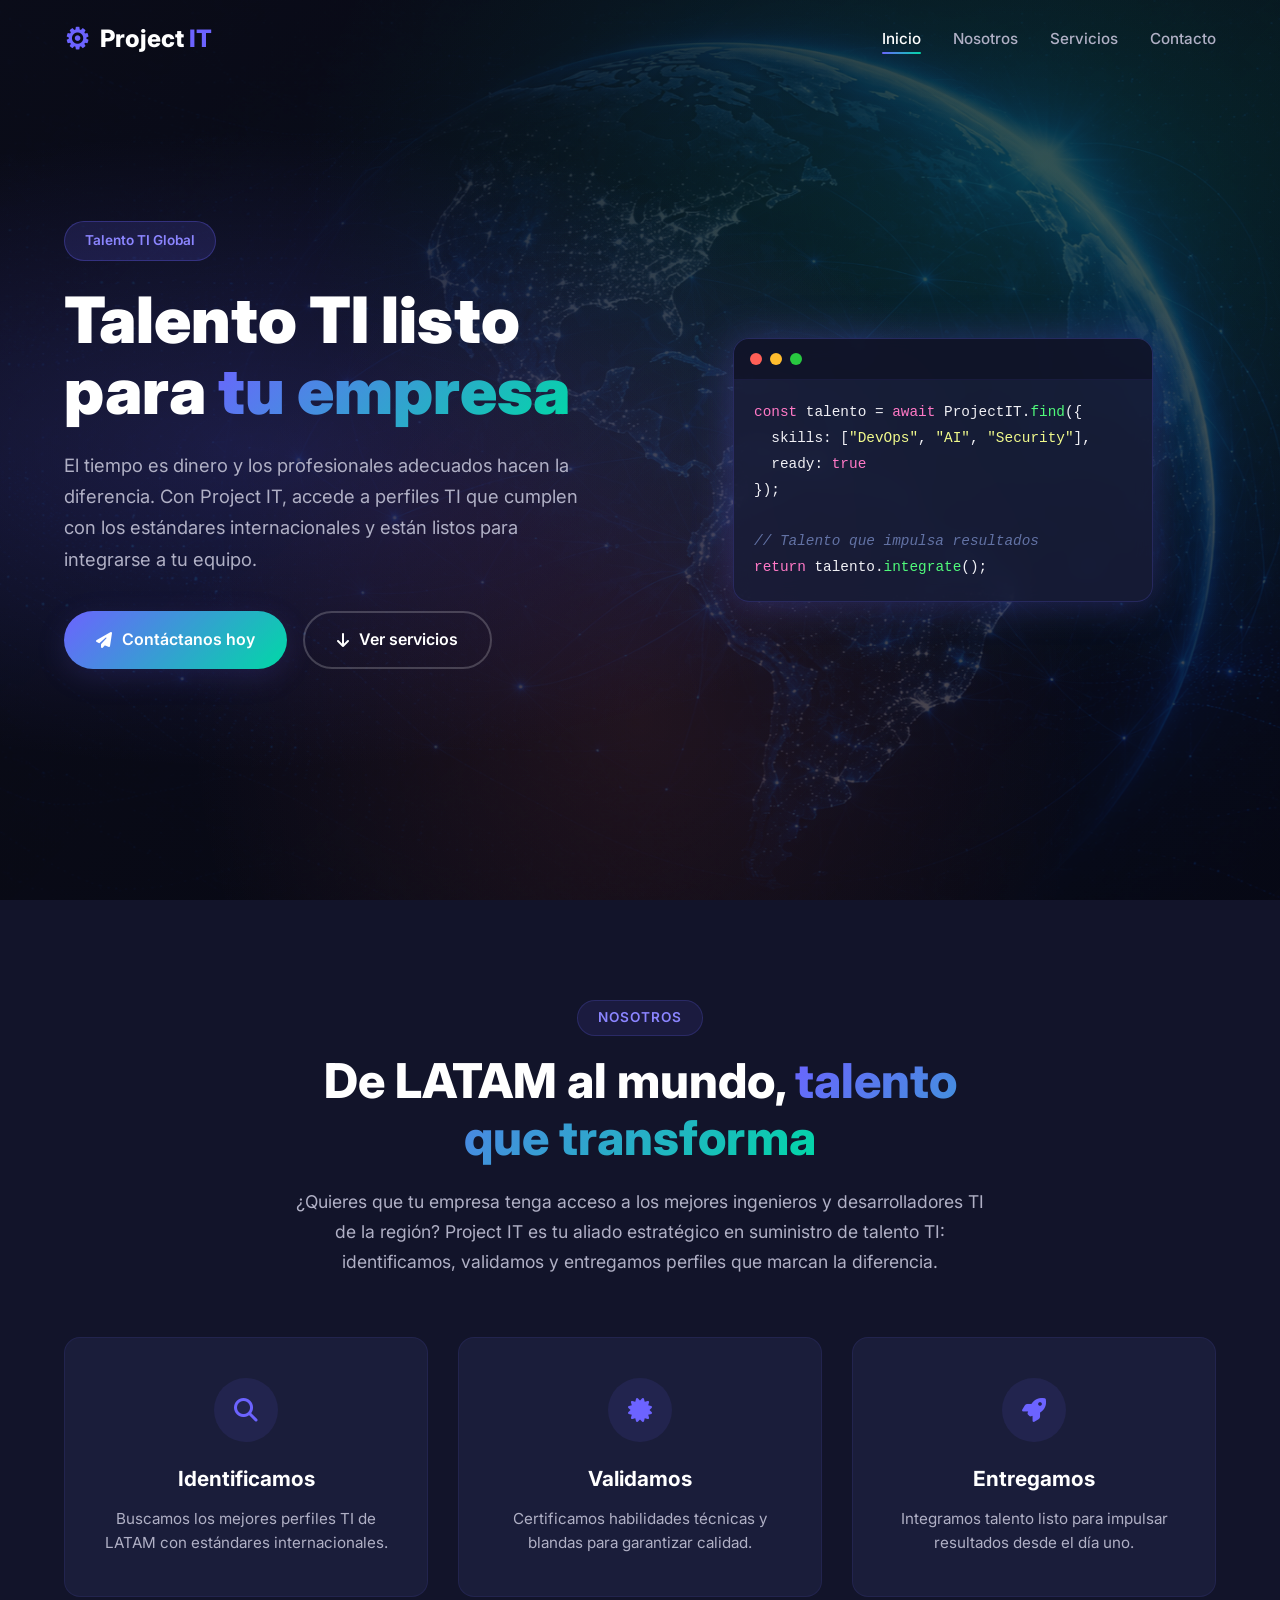
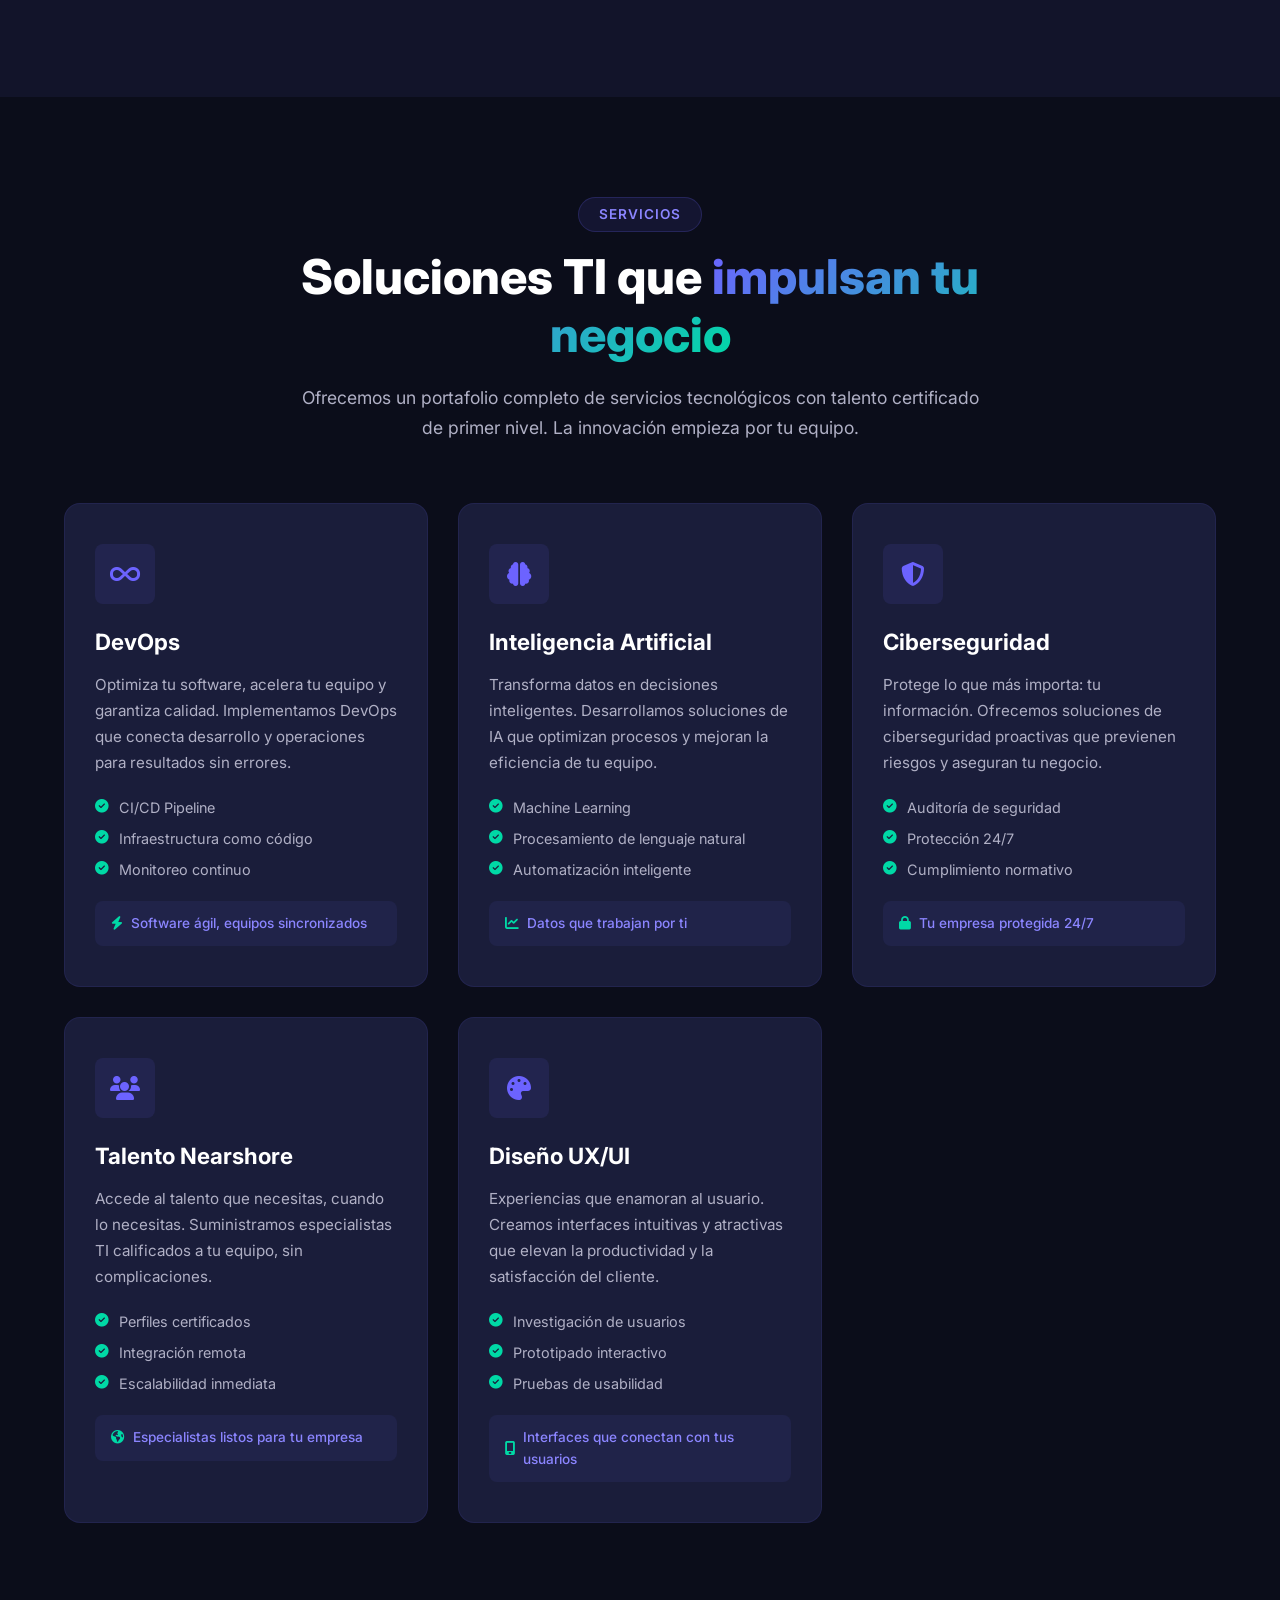
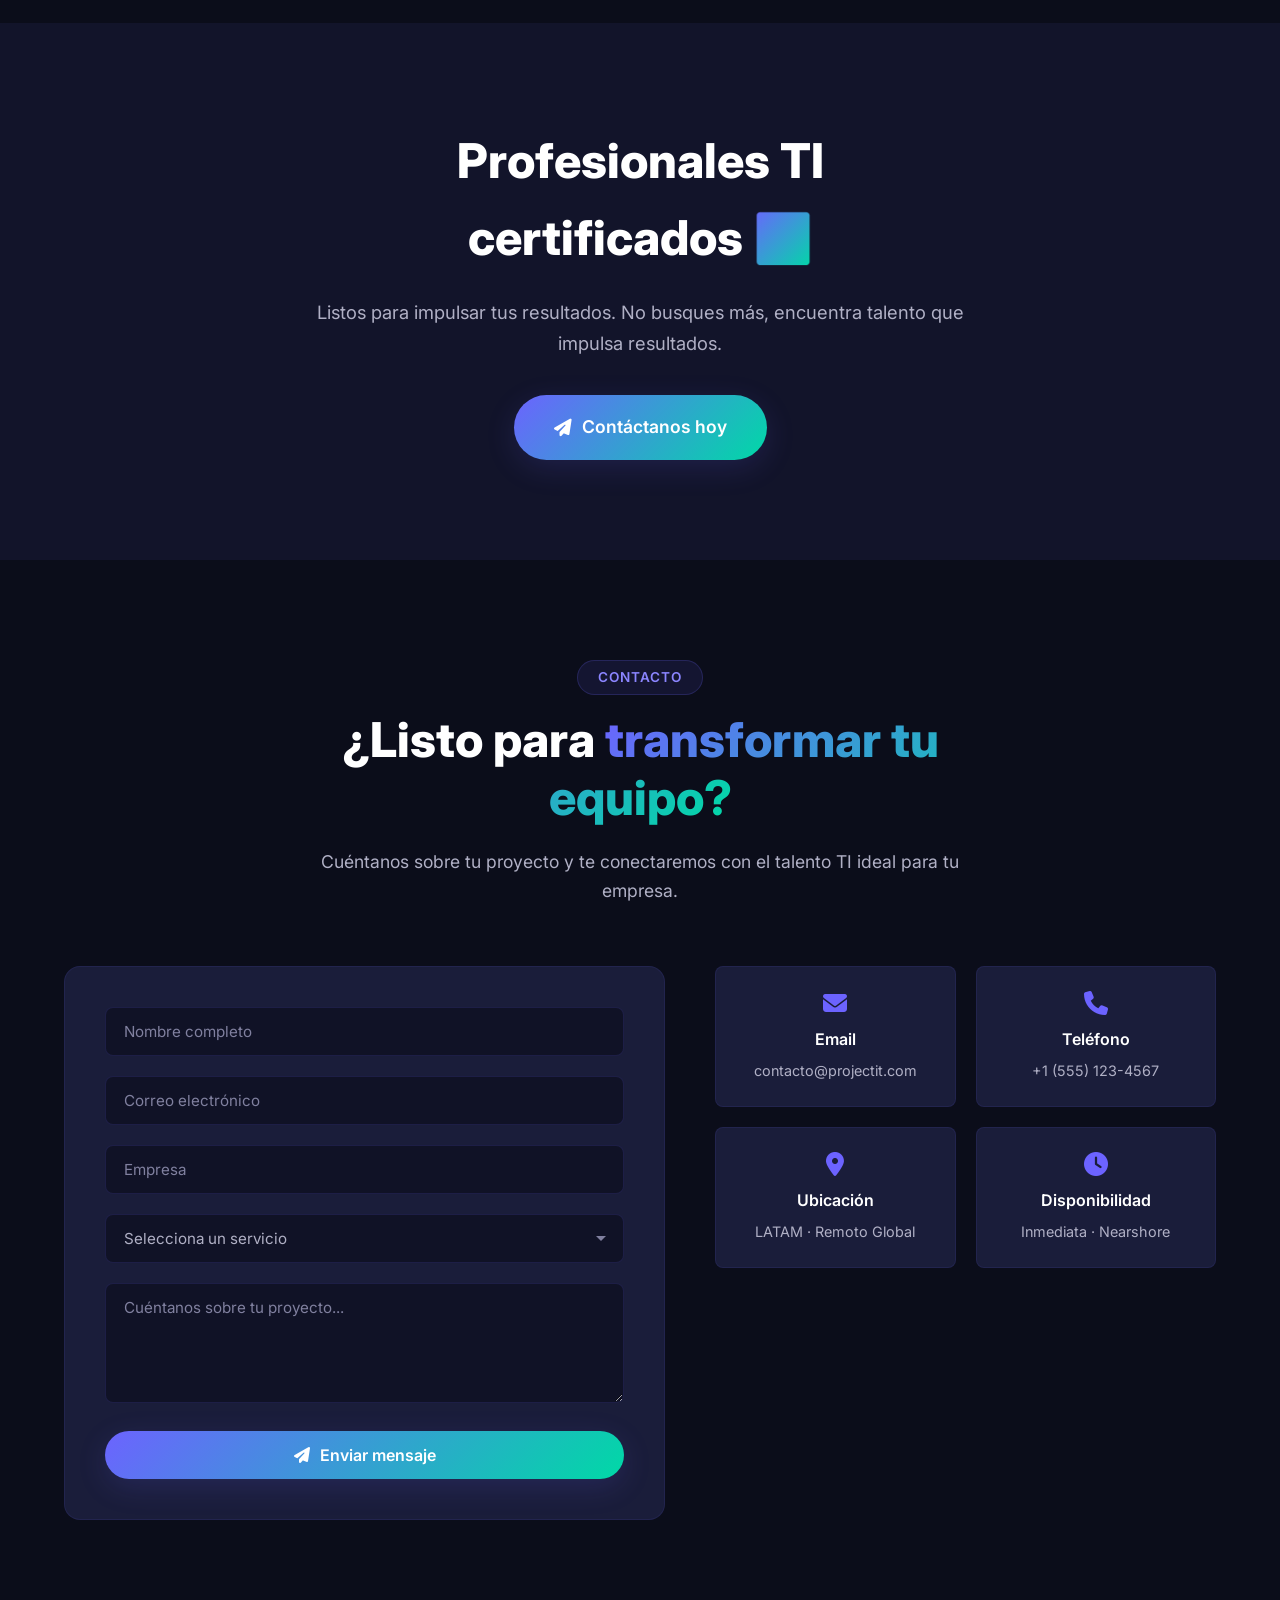
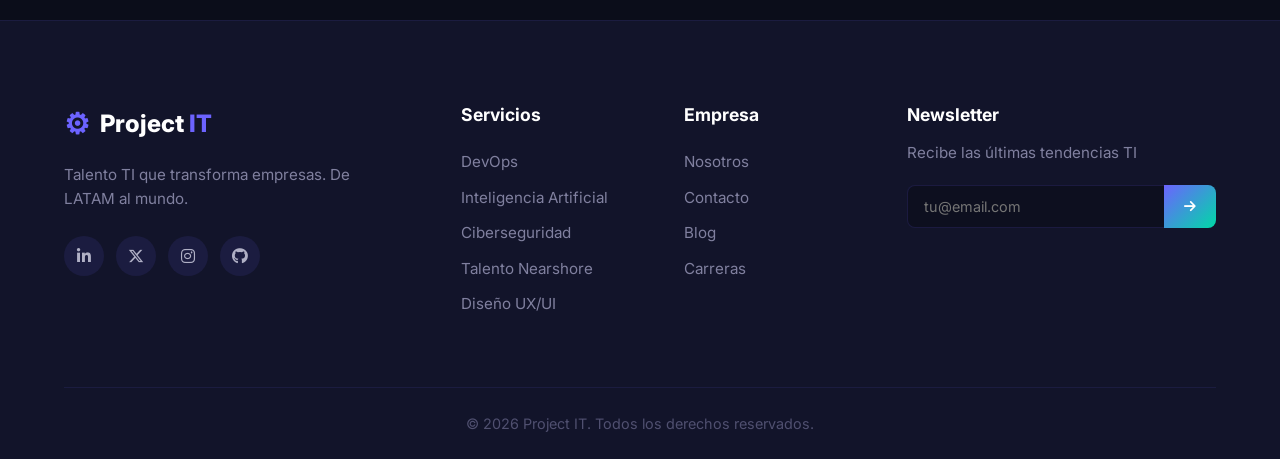
<file: index.html>
<!DOCTYPE html>
<html lang="es">
<head>
    <meta charset="UTF-8">
    <meta name="viewport" content="width=device-width, initial-scale=1.0">
    <title>Project IT - Talento TI que Transforma</title>
    <meta name="description" content="Project IT: Tu aliado estratégico en suministro de talento TI. DevOps, Inteligencia Artificial, Ciberseguridad, Nearshore y Diseño UX/UI.">
    <link rel="preconnect" href="https://fonts.googleapis.com">
    <link rel="preconnect" href="https://fonts.gstatic.com" crossorigin>
    <link href="https://fonts.googleapis.com/css2?family=Inter:wght@300;400;500;600;700;800;900&display=swap" rel="stylesheet">
    <link rel="stylesheet" href="https://cdnjs.cloudflare.com/ajax/libs/font-awesome/6.5.1/css/all.min.css">
    <link rel="stylesheet" href="styles.css">
    <style>
        /* Anti-copy protection */
        body {
            -webkit-user-select: none;
            -moz-user-select: none;
            -ms-user-select: none;
            user-select: none;
        }
        img {
            -webkit-user-drag: none;
            -khtml-user-drag: none;
            -moz-user-drag: none;
            -o-user-drag: none;
            user-drag: none;
        }
    </style>
</head>
<body oncontextmenu="return false" onkeydown="return disableShortcuts(event)">

    <!-- ===== HEADER / NAVBAR ===== -->
    <header class="header" id="header">
        <div class="container header__container">
            <a href="#" class="logo">
                <span class="logo__icon">&#9881;</span>
                <span class="logo__text">Project <span class="logo__highlight">IT</span></span>
            </a>
            <nav class="nav" id="nav">
                <ul class="nav__list">
                    <li><a href="#hero" class="nav__link active">Inicio</a></li>
                    <li><a href="#about" class="nav__link">Nosotros</a></li>
                    <li><a href="#services" class="nav__link">Servicios</a></li>
                    <li><a href="#contact" class="nav__link">Contacto</a></li>
                </ul>
            </nav>
            <button class="hamburger" id="hamburger" aria-label="Menú">
                <span class="hamburger__line"></span>
                <span class="hamburger__line"></span>
                <span class="hamburger__line"></span>
            </button>
        </div>
    </header>

    <!-- ===== HERO ===== -->
    <section class="hero" id="hero">
        <!-- Background Slider - Solo mundo.png -->
        <div class="hero__slider">
            <div class="hero__slide hero__slide--mundo active"></div>
        </div>
        <div class="hero__overlay"></div>
        <div class="hero__bg"></div>
        <div class="container hero__container">
            <div class="hero__content">
                <span class="hero__badge">Talento TI Global</span>
                <h1 class="hero__title">
                    Talento TI listo para <span class="gradient-text">tu empresa</span>
                </h1>
                <p class="hero__subtitle">
                    El tiempo es dinero y los profesionales adecuados hacen la diferencia. 
                    Con Project IT, accede a perfiles TI que cumplen con los estándares 
                    internacionales y están listos para integrarse a tu equipo.
                </p>
                <div class="hero__actions">
                    <a href="#contact" class="btn btn--primary">
                        <i class="fas fa-paper-plane"></i> Contáctanos hoy
                    </a>
                    <a href="#services" class="btn btn--outline">
                        <i class="fas fa-arrow-down"></i> Ver servicios
                    </a>
                </div>
                <!-- Stats removed per request -->
            </div>
            <div class="hero__visual">
                <div class="hero__code-card">
                    <div class="code-card__header">
                        <span class="code-dot code-dot--red"></span>
                        <span class="code-dot code-dot--yellow"></span>
                        <span class="code-dot code-dot--green"></span>
                    </div>
                    <div class="code-card__body">
                        <pre><span class="code-keyword">const</span> talento = <span class="code-keyword">await</span> ProjectIT.<span class="code-func">find</span>({<br>  skills: [<span class="code-string">"DevOps"</span>, <span class="code-string">"AI"</span>, <span class="code-string">"Security"</span>],<br>  ready: <span class="code-boolean">true</span><br>});<br><br><span class="code-comment">// Talento que impulsa resultados</span><br><span class="code-keyword">return</span> talento.<span class="code-func">integrate</span>();</pre>
                    </div>
                </div>
            </div>
        </div>
    </section>

    <!-- ===== ABOUT ===== -->
    <section class="about section" id="about">
        <div class="container">
            <div class="section__header">
                <span class="section__tag">Nosotros</span>
                <h2 class="section__title">De LATAM al mundo, <span class="gradient-text">talento que transforma</span></h2>
                <p class="section__desc">
                    ¿Quieres que tu empresa tenga acceso a los mejores ingenieros y desarrolladores TI 
                    de la región? Project IT es tu aliado estratégico en suministro de talento TI: 
                    identificamos, validamos y entregamos perfiles que marcan la diferencia.
                </p>
            </div>
            <div class="about__grid">
                <div class="about__card">
                    <div class="about__icon">
                        <i class="fas fa-search"></i>
                    </div>
                    <h3>Identificamos</h3>
                    <p>Buscamos los mejores perfiles TI de LATAM con estándares internacionales.</p>
                </div>
                <div class="about__card">
                    <div class="about__icon">
                        <i class="fas fa-certificate"></i>
                    </div>
                    <h3>Validamos</h3>
                    <p>Certificamos habilidades técnicas y blandas para garantizar calidad.</p>
                </div>
                <div class="about__card">
                    <div class="about__icon">
                        <i class="fas fa-rocket"></i>
                    </div>
                    <h3>Entregamos</h3>
                    <p>Integramos talento listo para impulsar resultados desde el día uno.</p>
                </div>
            </div>
        </div>
    </section>

    <!-- ===== SERVICES ===== -->
    <section class="services section" id="services">
        <div class="container">
            <div class="section__header">
                <span class="section__tag">Servicios</span>
                <h2 class="section__title">Soluciones TI que <span class="gradient-text">impulsan tu negocio</span></h2>
                <p class="section__desc">
                    Ofrecemos un portafolio completo de servicios tecnológicos con talento certificado 
                    de primer nivel. La innovación empieza por tu equipo.
                </p>
            </div>
            <div class="services__grid">
                <!-- DevOps -->
                <div class="service-card" data-aos="fade-up">
                    <div class="service-card__icon">
                        <i class="fas fa-infinity"></i>
                    </div>
                    <h3 class="service-card__title">DevOps</h3>
                    <p class="service-card__desc">
                        Optimiza tu software, acelera tu equipo y garantiza calidad. Implementamos 
                        DevOps que conecta desarrollo y operaciones para resultados sin errores.
                    </p>
                    <ul class="service-card__features">
                        <li><i class="fas fa-check-circle"></i> CI/CD Pipeline</li>
                        <li><i class="fas fa-check-circle"></i> Infraestructura como código</li>
                        <li><i class="fas fa-check-circle"></i> Monitoreo continuo</li>
                    </ul>
                    <div class="service-card__tagline">
                        <i class="fas fa-bolt"></i> Software ágil, equipos sincronizados
                    </div>
                </div>

                <!-- Inteligencia Artificial -->
                <div class="service-card" data-aos="fade-up" data-aos-delay="100">
                    <div class="service-card__icon">
                        <i class="fas fa-brain"></i>
                    </div>
                    <h3 class="service-card__title">Inteligencia Artificial</h3>
                    <p class="service-card__desc">
                        Transforma datos en decisiones inteligentes. Desarrollamos soluciones de IA 
                        que optimizan procesos y mejoran la eficiencia de tu equipo.
                    </p>
                    <ul class="service-card__features">
                        <li><i class="fas fa-check-circle"></i> Machine Learning</li>
                        <li><i class="fas fa-check-circle"></i> Procesamiento de lenguaje natural</li>
                        <li><i class="fas fa-check-circle"></i> Automatización inteligente</li>
                    </ul>
                    <div class="service-card__tagline">
                        <i class="fas fa-chart-line"></i> Datos que trabajan por ti
                    </div>
                </div>

                <!-- Ciberseguridad -->
                <div class="service-card" data-aos="fade-up" data-aos-delay="200">
                    <div class="service-card__icon">
                        <i class="fas fa-shield-halved"></i>
                    </div>
                    <h3 class="service-card__title">Ciberseguridad</h3>
                    <p class="service-card__desc">
                        Protege lo que más importa: tu información. Ofrecemos soluciones de 
                        ciberseguridad proactivas que previenen riesgos y aseguran tu negocio.
                    </p>
                    <ul class="service-card__features">
                        <li><i class="fas fa-check-circle"></i> Auditoría de seguridad</li>
                        <li><i class="fas fa-check-circle"></i> Protección 24/7</li>
                        <li><i class="fas fa-check-circle"></i> Cumplimiento normativo</li>
                    </ul>
                    <div class="service-card__tagline">
                        <i class="fas fa-lock"></i> Tu empresa protegida 24/7
                    </div>
                </div>

                <!-- Dotación de Personal TI / Nearshore -->
                <div class="service-card" data-aos="fade-up" data-aos-delay="300">
                    <div class="service-card__icon">
                        <i class="fas fa-users"></i>
                    </div>
                    <h3 class="service-card__title">Talento Nearshore</h3>
                    <p class="service-card__desc">
                        Accede al talento que necesitas, cuando lo necesitas. Suministramos 
                        especialistas TI calificados a tu equipo, sin complicaciones.
                    </p>
                    <ul class="service-card__features">
                        <li><i class="fas fa-check-circle"></i> Perfiles certificados</li>
                        <li><i class="fas fa-check-circle"></i> Integración remota</li>
                        <li><i class="fas fa-check-circle"></i> Escalabilidad inmediata</li>
                    </ul>
                    <div class="service-card__tagline">
                        <i class="fas fa-globe-americas"></i> Especialistas listos para tu empresa
                    </div>
                </div>

                <!-- Diseño UX/UI -->
                <div class="service-card" data-aos="fade-up" data-aos-delay="400">
                    <div class="service-card__icon">
                        <i class="fas fa-palette"></i>
                    </div>
                    <h3 class="service-card__title">Diseño UX/UI</h3>
                    <p class="service-card__desc">
                        Experiencias que enamoran al usuario. Creamos interfaces intuitivas y 
                        atractivas que elevan la productividad y la satisfacción del cliente.
                    </p>
                    <ul class="service-card__features">
                        <li><i class="fas fa-check-circle"></i> Investigación de usuarios</li>
                        <li><i class="fas fa-check-circle"></i> Prototipado interactivo</li>
                        <li><i class="fas fa-check-circle"></i> Pruebas de usabilidad</li>
                    </ul>
                    <div class="service-card__tagline">
                        <i class="fas fa-mobile-screen"></i> Interfaces que conectan con tus usuarios
                    </div>
                </div>
            </div>
        </div>
    </section>

    <!-- ===== CTA ===== -->
    <section class="cta section">
        <div class="container">
            <div class="cta__content">
                <h2 class="cta__title">Profesionales TI certificados <span class="gradient-text">✅</span></h2>
                <p class="cta__desc">
                    Listos para impulsar tus resultados. No busques más, encuentra talento 
                    que impulsa resultados.
                </p>
                <a href="#contact" class="btn btn--primary btn--large">
                    <i class="fas fa-paper-plane"></i> Contáctanos hoy
                </a>
            </div>
        </div>
    </section>

    <!-- ===== CONTACT ===== -->
    <section class="contact section" id="contact">
        <div class="container">
            <div class="section__header">
                <span class="section__tag">Contacto</span>
                <h2 class="section__title">¿Listo para <span class="gradient-text">transformar tu equipo?</span></h2>
                <p class="section__desc">
                    Cuéntanos sobre tu proyecto y te conectaremos con el talento TI ideal para tu empresa.
                </p>
            </div>
            <div class="contact__grid">
                <form class="contact__form" id="contactForm">
                    <div class="form__group">
                        <input type="text" id="name" name="name" placeholder="Nombre completo" required>
                    </div>
                    <div class="form__group">
                        <input type="email" id="email" name="email" placeholder="Correo electrónico" required>
                    </div>
                    <div class="form__group">
                        <input type="text" id="company" name="company" placeholder="Empresa">
                    </div>
                    <div class="form__group">
                        <select id="service" name="service">
                            <option value="">Selecciona un servicio</option>
                            <option value="devops">DevOps</option>
                            <option value="ai">Inteligencia Artificial</option>
                            <option value="security">Ciberseguridad</option>
                            <option value="nearshore">Talento Nearshore</option>
                            <option value="uxui">Diseño UX/UI</option>
                        </select>
                    </div>
                    <div class="form__group">
                        <textarea id="message" name="message" rows="4" placeholder="Cuéntanos sobre tu proyecto..." required></textarea>
                    </div>
                    <button type="submit" class="btn btn--primary btn--full">
                        <i class="fas fa-paper-plane"></i> Enviar mensaje
                    </button>
                </form>
                <div class="contact__info">
                    <div class="contact__info-card">
                        <i class="fas fa-envelope"></i>
                        <h4>Email</h4>
                        <p>contacto@projectit.com</p>
                    </div>
                    <div class="contact__info-card">
                        <i class="fas fa-phone"></i>
                        <h4>Teléfono</h4>
                        <p>+1 (555) 123-4567</p>
                    </div>
                    <div class="contact__info-card">
                        <i class="fas fa-location-dot"></i>
                        <h4>Ubicación</h4>
                        <p>LATAM · Remoto Global</p>
                    </div>
                    <div class="contact__info-card">
                        <i class="fas fa-clock"></i>
                        <h4>Disponibilidad</h4>
                        <p>Inmediata · Nearshore</p>
                    </div>
                </div>
            </div>
        </div>
    </section>

    <!-- ===== FOOTER ===== -->
    <footer class="footer">
        <div class="container">
            <div class="footer__grid">
                <div class="footer__brand">
                    <a href="#" class="logo">
                        <span class="logo__icon">&#9881;</span>
                        <span class="logo__text">Project <span class="logo__highlight">IT</span></span>
                    </a>
                    <p>Talento TI que transforma empresas. De LATAM al mundo.</p>
                    <div class="footer__social">
                        <a href="#" aria-label="LinkedIn"><i class="fab fa-linkedin-in"></i></a>
                        <a href="#" aria-label="Twitter"><i class="fab fa-x-twitter"></i></a>
                        <a href="#" aria-label="Instagram"><i class="fab fa-instagram"></i></a>
                        <a href="#" aria-label="GitHub"><i class="fab fa-github"></i></a>
                    </div>
                </div>
                <div class="footer__links">
                    <h4>Servicios</h4>
                    <ul>
                        <li><a href="#services">DevOps</a></li>
                        <li><a href="#services">Inteligencia Artificial</a></li>
                        <li><a href="#services">Ciberseguridad</a></li>
                        <li><a href="#services">Talento Nearshore</a></li>
                        <li><a href="#services">Diseño UX/UI</a></li>
                    </ul>
                </div>
                <div class="footer__links">
                    <h4>Empresa</h4>
                    <ul>
                        <li><a href="#about">Nosotros</a></li>
                        <li><a href="#contact">Contacto</a></li>
                        <li><a href="#">Blog</a></li>
                        <li><a href="#">Carreras</a></li>
                    </ul>
                </div>
                <div class="footer__newsletter">
                    <h4>Newsletter</h4>
                    <p>Recibe las últimas tendencias TI</p>
                    <form class="footer__form">
                        <input type="email" placeholder="tu@email.com" required>
                        <button type="submit" aria-label="Suscribirse"><i class="fas fa-arrow-right"></i></button>
                    </form>
                </div>
            </div>
            <div class="footer__bottom">
                <p>&copy; 2026 Project IT. Todos los derechos reservados.</p>
            </div>
        </div>
    </footer>

    <script src="script.js"></script>
</body>
</html>
</file>
<file: styles.css>
/* ============================================
   PROJECT IT - Estilos Profesionales
   Diseño moderno, responsivo y atractivo
   ============================================ */

/* ----- CSS Custom Properties ----- */
:root {
    --primary: #6C63FF;
    --primary-dark: #5A52D5;
    --primary-light: #8B85FF;
    --secondary: #00D9A6;
    --accent: #FF6B6B;
    --dark: #0B0D1A;
    --dark-2: #12142A;
    --dark-3: #1A1D3A;
    --gray-100: #F0F0F5;
    --gray-200: #E0E0EB;
    --gray-300: #B0B0C5;
    --gray-400: #80809F;
    --gray-500: #505070;
    --white: #FFFFFF;
    --gradient-1: linear-gradient(135deg, #6C63FF, #00D9A6);
    --gradient-2: linear-gradient(135deg, #6C63FF, #FF6B6B);
    --gradient-3: linear-gradient(135deg, #00D9A6, #6C63FF);
    --shadow-sm: 0 2px 8px rgba(108, 99, 255, 0.1);
    --shadow-md: 0 8px 30px rgba(108, 99, 255, 0.15);
    --shadow-lg: 0 20px 60px rgba(108, 99, 255, 0.2);
    --shadow-glow: 0 0 40px rgba(108, 99, 255, 0.3);
    --radius-sm: 8px;
    --radius-md: 16px;
    --radius-lg: 24px;
    --radius-xl: 32px;
    --transition: all 0.3s cubic-bezier(0.4, 0, 0.2, 1);
    --font: 'Inter', -apple-system, BlinkMacSystemFont, 'Segoe UI', sans-serif;
    --max-width: 1200px;
}

/* ----- Reset & Base ----- */
*,
*::before,
*::after {
    margin: 0;
    padding: 0;
    box-sizing: border-box;
}

html {
    scroll-behavior: smooth;
    font-size: 16px;
}

body {
    font-family: var(--font);
    background: var(--dark);
    color: var(--gray-100);
    line-height: 1.6;
    overflow-x: hidden;
    -webkit-font-smoothing: antialiased;
}

img {
    max-width: 100%;
    display: block;
}

a {
    text-decoration: none;
    color: inherit;
    transition: var(--transition);
}

ul {
    list-style: none;
}

.container {
    width: 100%;
    max-width: var(--max-width);
    margin: 0 auto;
    padding: 0 24px;
}

.section {
    padding: 100px 0;
    position: relative;
}

/* ----- Typography ----- */
.gradient-text {
    background: var(--gradient-1);
    -webkit-background-clip: text;
    -webkit-text-fill-color: transparent;
    background-clip: text;
}

.section__header {
    text-align: center;
    max-width: 700px;
    margin: 0 auto 60px;
}

.section__tag {
    display: inline-block;
    padding: 6px 20px;
    background: rgba(108, 99, 255, 0.1);
    border: 1px solid rgba(108, 99, 255, 0.2);
    border-radius: 50px;
    font-size: 0.85rem;
    font-weight: 600;
    color: var(--primary-light);
    text-transform: uppercase;
    letter-spacing: 1px;
    margin-bottom: 16px;
}

.section__title {
    font-size: clamp(2rem, 4vw, 3rem);
    font-weight: 800;
    line-height: 1.2;
    margin-bottom: 20px;
    color: var(--white);
}

.section__desc {
    font-size: 1.1rem;
    color: var(--gray-300);
    line-height: 1.7;
}

/* ----- Buttons ----- */
.btn {
    display: inline-flex;
    align-items: center;
    gap: 10px;
    padding: 14px 32px;
    border-radius: 50px;
    font-size: 1rem;
    font-weight: 600;
    font-family: var(--font);
    cursor: pointer;
    transition: var(--transition);
    border: none;
    position: relative;
    overflow: hidden;
}

.btn--primary {
    background: var(--gradient-1);
    color: var(--white);
    box-shadow: var(--shadow-md);
}

.btn--primary:hover {
    transform: translateY(-3px);
    box-shadow: var(--shadow-lg);
}

.btn--outline {
    background: transparent;
    color: var(--white);
    border: 2px solid rgba(255, 255, 255, 0.2);
}

.btn--outline:hover {
    border-color: var(--primary);
    background: rgba(108, 99, 255, 0.1);
    transform: translateY(-3px);
}

.btn--large {
    padding: 18px 40px;
    font-size: 1.1rem;
}

.btn--full {
    width: 100%;
    justify-content: center;
}

/* ============================================
   HEADER / NAVBAR
   ============================================ */
.header {
    position: fixed;
    top: 0;
    left: 0;
    right: 0;
    z-index: 1000;
    padding: 16px 0;
    transition: var(--transition);
}

.header.scrolled {
    background: rgba(11, 13, 26, 0.95);
    backdrop-filter: blur(20px);
    -webkit-backdrop-filter: blur(20px);
    border-bottom: 1px solid rgba(108, 99, 255, 0.1);
    padding: 10px 0;
}

.header__container {
    display: flex;
    align-items: center;
    justify-content: space-between;
}

.logo {
    display: flex;
    align-items: center;
    gap: 10px;
    font-size: 1.5rem;
    font-weight: 800;
    color: var(--white);
}

.logo__icon {
    font-size: 1.8rem;
    color: var(--primary);
}

.logo__highlight {
    color: var(--primary);
}

.nav__list {
    display: flex;
    gap: 32px;
}

.nav__link {
    font-size: 0.95rem;
    font-weight: 500;
    color: var(--gray-300);
    position: relative;
    padding: 4px 0;
}

.nav__link::after {
    content: '';
    position: absolute;
    bottom: -2px;
    left: 0;
    width: 0;
    height: 2px;
    background: var(--gradient-1);
    transition: var(--transition);
    border-radius: 2px;
}

.nav__link:hover,
.nav__link.active {
    color: var(--white);
}

.nav__link:hover::after,
.nav__link.active::after {
    width: 100%;
}

/* Hamburger */
.hamburger {
    display: none;
    flex-direction: column;
    gap: 5px;
    background: none;
    border: none;
    cursor: pointer;
    padding: 4px;
    z-index: 1001;
}

.hamburger__line {
    width: 28px;
    height: 2.5px;
    background: var(--white);
    border-radius: 4px;
    transition: var(--transition);
}

.hamburger.active .hamburger__line:nth-child(1) {
    transform: rotate(45deg) translate(5px, 5px);
}

.hamburger.active .hamburger__line:nth-child(2) {
    opacity: 0;
}

.hamburger.active .hamburger__line:nth-child(3) {
    transform: rotate(-45deg) translate(5px, -5px);
}

/* ============================================
   HERO
   ============================================ */
.hero {
    min-height: 100vh;
    display: flex;
    align-items: center;
    position: relative;
    overflow: hidden;
    padding: 120px 0 80px;
}

/* Background Slider - Imagen de fondo completo sin bordes */
.hero__slider {
    position: absolute;
    inset: 0;
    z-index: 0;
    overflow: hidden;
}

.hero__slide {
    position: absolute;
    inset: -10px; /* Se extiende más allá para evitar bordes */
    background-size: cover;
    background-position: center center;
    background-repeat: no-repeat;
    /* Animación de flotación armónica muy sutil */
    animation: heroFloat 15s ease-in-out infinite;
    will-change: transform;
    opacity: 0.55;
}

@keyframes heroFloat {
    0%, 100% {
        transform: scale(1) translateY(0px);
    }
    33% {
        transform: scale(1.03) translateY(-10px);
    }
    66% {
        transform: scale(1.01) translateY(-5px);
    }
}

.hero__slide--mundo {
    background-image: url('Imagenes/mundo.png');
}

/* Overlay oscuro para legibilidad del texto */
.hero__overlay {
    position: absolute;
    inset: 0;
    z-index: 1;
    background: 
        linear-gradient(
            135deg,
            rgba(11, 13, 26, 0.92) 0%,
            rgba(11, 13, 26, 0.70) 40%,
            rgba(11, 13, 26, 0.50) 100%
        );
    pointer-events: none;
}

.hero__bg {
    position: absolute;
    inset: 0;
    z-index: 2;
    background: 
        radial-gradient(ellipse at 20% 50%, rgba(108, 99, 255, 0.2) 0%, transparent 50%),
        radial-gradient(ellipse at 80% 20%, rgba(0, 217, 166, 0.15) 0%, transparent 50%),
        radial-gradient(ellipse at 50% 80%, rgba(255, 107, 107, 0.1) 0%, transparent 50%);
    pointer-events: none;
}

.hero__container {
    display: grid;
    grid-template-columns: 1fr 1fr;
    gap: 60px;
    align-items: center;
    position: relative;
    z-index: 3;
}

.hero__badge {
    display: inline-block;
    padding: 8px 20px;
    background: rgba(108, 99, 255, 0.15);
    border: 1px solid rgba(108, 99, 255, 0.3);
    border-radius: 50px;
    font-size: 0.85rem;
    font-weight: 600;
    color: var(--primary-light);
    margin-bottom: 24px;
    animation: fadeInUp 0.6s ease;
}

.hero__title {
    font-size: clamp(2.5rem, 5vw, 4rem);
    font-weight: 900;
    line-height: 1.1;
    margin-bottom: 24px;
    color: var(--white);
    animation: fadeInUp 0.6s ease 0.1s both;
}

.hero__subtitle {
    font-size: 1.15rem;
    color: var(--gray-300);
    line-height: 1.7;
    margin-bottom: 36px;
    max-width: 540px;
    animation: fadeInUp 0.6s ease 0.2s both;
}

.hero__actions {
    display: flex;
    gap: 16px;
    flex-wrap: wrap;
    margin-bottom: 50px;
    animation: fadeInUp 0.6s ease 0.3s both;
}

/* Code Card */
.hero__visual {
    display: flex;
    justify-content: center;
    animation: fadeInUp 0.8s ease 0.3s both;
}

.hero__code-card {
    background: rgba(26, 29, 58, 0.8);
    border: 1px solid rgba(108, 99, 255, 0.2);
    border-radius: var(--radius-md);
    overflow: hidden;
    width: 100%;
    max-width: 420px;
    box-shadow: var(--shadow-glow);
    backdrop-filter: blur(10px);
}

.code-card__header {
    display: flex;
    gap: 8px;
    padding: 14px 16px;
    background: rgba(11, 13, 26, 0.5);
    border-bottom: 1px solid rgba(108, 99, 255, 0.1);
}

.code-dot {
    width: 12px;
    height: 12px;
    border-radius: 50%;
}

.code-dot--red { background: #FF5F57; }
.code-dot--yellow { background: #FFBD2E; }
.code-dot--green { background: #28C840; }

.code-card__body {
    padding: 20px;
    font-family: 'Fira Code', 'Consolas', monospace;
    font-size: 0.9rem;
    line-height: 1.8;
    overflow-x: auto;
}

.code-card__body pre {
    white-space: pre-wrap;
}

.code-keyword { color: #FF79C6; }
.code-func { color: #50FA7B; }
.code-string { color: #F1FA8C; }
.code-boolean { color: #FF79C6; }
.code-comment { color: #6272A4; font-style: italic; }

/* ============================================
   ABOUT
   ============================================ */
.about {
    background: var(--dark-2);
}

.about__grid {
    display: grid;
    grid-template-columns: repeat(3, 1fr);
    gap: 30px;
}

.about__card {
    background: var(--dark-3);
    border: 1px solid rgba(108, 99, 255, 0.1);
    border-radius: var(--radius-md);
    padding: 40px 30px;
    text-align: center;
    transition: var(--transition);
}

.about__card:hover {
    transform: translateY(-8px);
    border-color: rgba(108, 99, 255, 0.3);
    box-shadow: var(--shadow-md);
}

.about__icon {
    width: 64px;
    height: 64px;
    background: rgba(108, 99, 255, 0.1);
    border-radius: 50%;
    display: flex;
    align-items: center;
    justify-content: center;
    margin: 0 auto 20px;
    font-size: 1.5rem;
    color: var(--primary);
}

.about__card h3 {
    font-size: 1.3rem;
    font-weight: 700;
    margin-bottom: 12px;
    color: var(--white);
}

.about__card p {
    color: var(--gray-300);
    font-size: 0.95rem;
    line-height: 1.6;
}

/* ============================================
   SERVICES
   ============================================ */
.services {
    background: var(--dark);
}

.services__grid {
    display: grid;
    grid-template-columns: repeat(auto-fit, minmax(320px, 1fr));
    gap: 30px;
}

.service-card {
    background: var(--dark-3);
    border: 1px solid rgba(108, 99, 255, 0.1);
    border-radius: var(--radius-md);
    padding: 40px 30px;
    transition: var(--transition);
    position: relative;
    overflow: hidden;
}

.service-card::before {
    content: '';
    position: absolute;
    top: 0;
    left: 0;
    right: 0;
    height: 3px;
    background: var(--gradient-1);
    transform: scaleX(0);
    transform-origin: left;
    transition: transform 0.5s ease;
}

.service-card:hover::before {
    transform: scaleX(1);
}

.service-card:hover {
    transform: translateY(-8px);
    border-color: rgba(108, 99, 255, 0.3);
    box-shadow: var(--shadow-md);
}

.service-card__icon {
    width: 60px;
    height: 60px;
    background: rgba(108, 99, 255, 0.1);
    border-radius: var(--radius-sm);
    display: flex;
    align-items: center;
    justify-content: center;
    font-size: 1.5rem;
    color: var(--primary);
    margin-bottom: 20px;
    transition: var(--transition);
}

.service-card:hover .service-card__icon {
    background: var(--gradient-1);
    color: var(--white);
}

.service-card__title {
    font-size: 1.4rem;
    font-weight: 700;
    margin-bottom: 12px;
    color: var(--white);
}

.service-card__desc {
    color: var(--gray-300);
    font-size: 0.95rem;
    line-height: 1.7;
    margin-bottom: 20px;
}

.service-card__features {
    margin-bottom: 20px;
}

.service-card__features li {
    display: flex;
    align-items: center;
    gap: 10px;
    color: var(--gray-300);
    font-size: 0.9rem;
    margin-bottom: 8px;
}

.service-card__features li i {
    color: var(--secondary);
    font-size: 0.85rem;
}

.service-card__tagline {
    display: flex;
    align-items: center;
    gap: 8px;
    padding: 12px 16px;
    background: rgba(108, 99, 255, 0.08);
    border-radius: var(--radius-sm);
    font-size: 0.85rem;
    font-weight: 500;
    color: var(--primary-light);
}

.service-card__tagline i {
    color: var(--secondary);
}

/* ============================================
   CTA
   ============================================ */
.cta {
    background: var(--dark-2);
    text-align: center;
}

.cta__content {
    max-width: 650px;
    margin: 0 auto;
}

.cta__title {
    font-size: clamp(2rem, 4vw, 3rem);
    font-weight: 800;
    margin-bottom: 20px;
    color: var(--white);
}

.cta__desc {
    font-size: 1.15rem;
    color: var(--gray-300);
    margin-bottom: 36px;
    line-height: 1.7;
}

/* ============================================
   CONTACT
   ============================================ */
.contact {
    background: var(--dark);
}

.contact__grid {
    display: grid;
    grid-template-columns: 1.2fr 1fr;
    gap: 50px;
    align-items: start;
}

.contact__form {
    background: var(--dark-3);
    border: 1px solid rgba(108, 99, 255, 0.1);
    border-radius: var(--radius-md);
    padding: 40px;
}

.form__group {
    margin-bottom: 20px;
}

.form__group input,
.form__group select,
.form__group textarea {
    width: 100%;
    padding: 14px 18px;
    background: rgba(11, 13, 26, 0.6);
    border: 1px solid rgba(108, 99, 255, 0.15);
    border-radius: var(--radius-sm);
    color: var(--white);
    font-family: var(--font);
    font-size: 0.95rem;
    transition: var(--transition);
    outline: none;
}

.form__group input:focus,
.form__group select:focus,
.form__group textarea:focus {
    border-color: var(--primary);
    box-shadow: 0 0 0 3px rgba(108, 99, 255, 0.1);
}

.form__group input::placeholder,
.form__group textarea::placeholder {
    color: var(--gray-400);
}

.form__group select {
    color: var(--gray-300);
    cursor: pointer;
    appearance: none;
    background-image: url("data:image/svg+xml,%3Csvg xmlns='http://www.w3.org/2000/svg' width='12' height='12' viewBox='0 0 12 12'%3E%3Cpath fill='%2380809F' d='M6 8L1 3h10z'/%3E%3C/svg%3E");
    background-repeat: no-repeat;
    background-position: right 16px center;
}

.form__group select option {
    background: var(--dark-3);
    color: var(--white);
}

.form__group textarea {
    resize: vertical;
    min-height: 120px;
}

/* Contact Info */
.contact__info {
    display: grid;
    grid-template-columns: 1fr 1fr;
    gap: 20px;
}

.contact__info-card {
    background: var(--dark-3);
    border: 1px solid rgba(108, 99, 255, 0.1);
    border-radius: var(--radius-sm);
    padding: 24px;
    text-align: center;
    transition: var(--transition);
}

.contact__info-card:hover {
    border-color: rgba(108, 99, 255, 0.3);
    transform: translateY(-4px);
}

.contact__info-card i {
    font-size: 1.5rem;
    color: var(--primary);
    margin-bottom: 12px;
}

.contact__info-card h4 {
    font-size: 1rem;
    font-weight: 600;
    color: var(--white);
    margin-bottom: 6px;
}

.contact__info-card p {
    font-size: 0.9rem;
    color: var(--gray-300);
}

/* ============================================
   FOOTER
   ============================================ */
.footer {
    background: var(--dark-2);
    border-top: 1px solid rgba(108, 99, 255, 0.1);
    padding: 80px 0 0;
}

.footer__grid {
    display: grid;
    grid-template-columns: 2fr 1fr 1fr 1.5fr;
    gap: 50px;
    padding-bottom: 60px;
    border-bottom: 1px solid rgba(108, 99, 255, 0.1);
}

.footer__brand p {
    color: var(--gray-400);
    margin: 16px 0 24px;
    font-size: 0.95rem;
    max-width: 300px;
}

.footer__social {
    display: flex;
    gap: 12px;
}

.footer__social a {
    width: 40px;
    height: 40px;
    background: rgba(108, 99, 255, 0.1);
    border-radius: 50%;
    display: flex;
    align-items: center;
    justify-content: center;
    color: var(--gray-300);
    font-size: 1rem;
    transition: var(--transition);
}

.footer__social a:hover {
    background: var(--gradient-1);
    color: var(--white);
    transform: translateY(-3px);
}

.footer__links h4 {
    font-size: 1.1rem;
    font-weight: 700;
    color: var(--white);
    margin-bottom: 20px;
}

.footer__links ul li {
    margin-bottom: 10px;
}

.footer__links ul li a {
    color: var(--gray-400);
    font-size: 0.95rem;
    transition: var(--transition);
}

.footer__links ul li a:hover {
    color: var(--primary-light);
    padding-left: 4px;
}

.footer__newsletter h4 {
    font-size: 1.1rem;
    font-weight: 700;
    color: var(--white);
    margin-bottom: 12px;
}

.footer__newsletter p {
    color: var(--gray-400);
    font-size: 0.95rem;
    margin-bottom: 20px;
}

.footer__form {
    display: flex;
    gap: 0;
}

.footer__form input {
    flex: 1;
    padding: 12px 16px;
    background: rgba(11, 13, 26, 0.6);
    border: 1px solid rgba(108, 99, 255, 0.15);
    border-right: none;
    border-radius: var(--radius-sm) 0 0 var(--radius-sm);
    color: var(--white);
    font-family: var(--font);
    font-size: 0.9rem;
    outline: none;
}

.footer__form input:focus {
    border-color: var(--primary);
}

.footer__form button {
    padding: 12px 20px;
    background: var(--gradient-1);
    border: none;
    border-radius: 0 var(--radius-sm) var(--radius-sm) 0;
    color: var(--white);
    cursor: pointer;
    transition: var(--transition);
}

.footer__form button:hover {
    opacity: 0.9;
}

.footer__bottom {
    padding: 24px 0;
    text-align: center;
}

.footer__bottom p {
    color: var(--gray-500);
    font-size: 0.9rem;
}

/* ============================================
   ANIMATIONS
   ============================================ */
@keyframes fadeInUp {
    from {
        opacity: 0;
        transform: translateY(30px);
    }
    to {
        opacity: 1;
        transform: translateY(0);
    }
}

/* ============================================
   RESPONSIVE DESIGN
   ============================================ */

/* Tablets */
@media (max-width: 1024px) {
    .hero__container {
        grid-template-columns: 1fr;
        text-align: center;
    }

    .hero__subtitle {
        margin: 0 auto 36px;
    }

    .hero__actions {
        justify-content: center;
    }

    .hero__visual {
        display: none;
    }

    .about__grid {
        grid-template-columns: repeat(2, 1fr);
    }

    .contact__grid {
        grid-template-columns: 1fr;
    }

    .footer__grid {
        grid-template-columns: repeat(2, 1fr);
    }
}

/* Mobile */
@media (max-width: 768px) {
    .section {
        padding: 60px 0;
    }

    .nav {
        position: fixed;
        top: 0;
        right: -100%;
        width: 280px;
        height: 100vh;
        background: rgba(11, 13, 26, 0.98);
        backdrop-filter: blur(20px);
        padding: 80px 30px 30px;
        transition: var(--transition);
        border-left: 1px solid rgba(108, 99, 255, 0.1);
    }

    .nav.open {
        right: 0;
    }

    .nav__list {
        flex-direction: column;
        gap: 24px;
    }

    .nav__link {
        font-size: 1.1rem;
    }

    .hamburger {
        display: flex;
    }

    .hero {
        padding: 100px 0 60px;
    }

    .hero__title {
        font-size: clamp(2rem, 8vw, 2.8rem);
    }

    .about__grid {
        grid-template-columns: 1fr;
    }

    .services__grid {
        grid-template-columns: 1fr;
    }

    .contact__form {
        padding: 24px;
    }

    .contact__info {
        grid-template-columns: 1fr 1fr;
    }

    .footer__grid {
        grid-template-columns: 1fr;
        gap: 40px;
    }

    .footer__brand p {
        max-width: 100%;
    }
}

/* Pantallas ultra-wide (mayor a 1920px) */
@media (min-width: 1921px) {
    .hero__slide {
        background-size: cover;
    }
}

/* Landscape en móviles */
@media (max-height: 500px) and (orientation: landscape) {
    .hero {
        min-height: 120vh;
        padding: 100px 0 40px;
    }
    
    .hero__title {
        font-size: clamp(1.8rem, 4vw, 2.5rem);
    }
    
    .hero__subtitle {
        font-size: 0.95rem;
        margin-bottom: 20px;
    }
    
    .hero__actions {
        margin-bottom: 20px;
    }
    
    .hero__visual {
        display: none;
    }
}

/* Tablets en landscape */
@media (min-width: 768px) and (max-width: 1024px) and (orientation: landscape) {
    .hero__container {
        grid-template-columns: 1fr 1fr;
        gap: 30px;
    }
    
    .hero__visual {
        display: flex;
    }
    
    .hero__code-card {
        max-width: 320px;
    }
}

/* Small Mobile */
@media (max-width: 480px) {
    .container {
        padding: 0 16px;
    }

    .hero__actions {
        flex-direction: column;
        align-items: stretch;
    }

    .hero__actions .btn {
        justify-content: center;
    }

    .contact__info {
        grid-template-columns: 1fr;
    }

    .btn--large {
        padding: 14px 28px;
        font-size: 1rem;
    }
}
</file>
